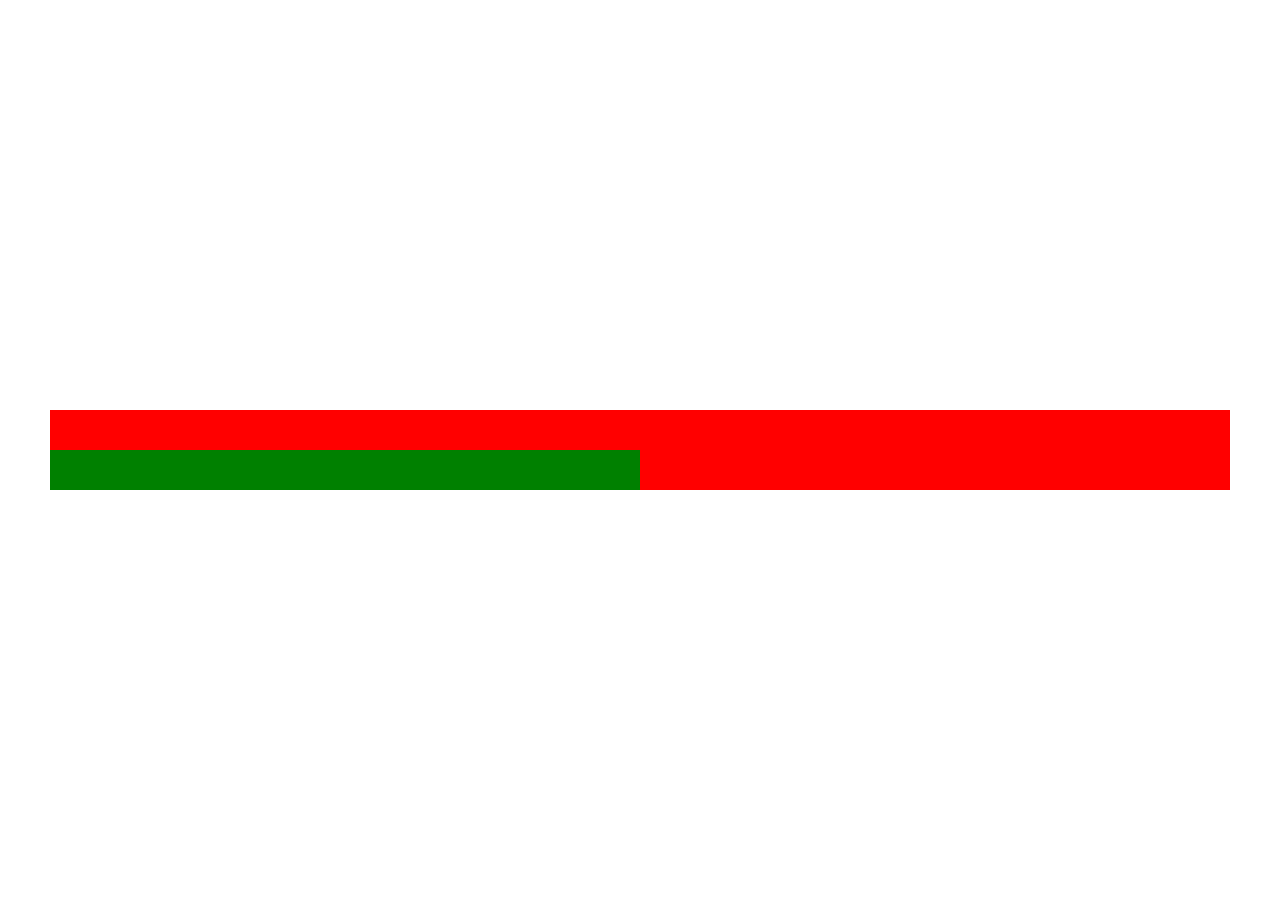
<file: experiments/index.html>
<!DOCTYPE html>
<html lang="en">
    <head>
        <meta charset="UTF-8" />
        <meta name="viewport" content="width=device-width, initial-scale=1.0" />
        <title>Document</title>

        <style>
            * {
                margin: 0;
                padding: 0;
                box-sizing: border-box;
            }

            body {
                height: 100vh;
                display: flex;
                justify-content: center;
                align-items: center;
                padding: 50px;
            }
            .box {
                display: flex;
                align-items: center;
                justify-content: center;
                flex-wrap: wrap; /* Jeżeli na szerokoście nie mieszczą się elementy o szerokości flex-basis są przenoszone do następnej lini*/
                /* np mając 4 divy o szerokości (flex-basis) 100px oraz padding od rodzica 50px a cała szerokość okna wynośi 500px to jeżeli zejdziemy o kilka pixeli w dół to ostatni element przeskoczy do nowej lini ponieważ  nie mieści się */
                /* gap: 10px 20px; gap: vertical | horizontal */
                /* width: 800px; */
                width: 100%;
                /* padding: 30px; */
                background-color: blue;
            }
            .box div {
                flex: 1 0 50%; /* flex-grow: 1; - rosnięcie | flex-shrink: 0; - malenie | flex-basis: 100px; - szerokość lub wysokość w zależności od flex-direction */
                /* width: 100px;  - nie pozwala elementom maleć min-width to 100px*/
                height: 40px;
                min-width: 150px;
                background-color: red;
            }

            .box div:nth-child(3) {
                /* flex: 1 1 80px; */
                background-color: green;
            }
        </style>
    </head>
    <body>
        <div class="box">
            <div></div>
            <div></div>
            <div></div>
            <div></div>
        </div>
    </body>
</html>
</file>
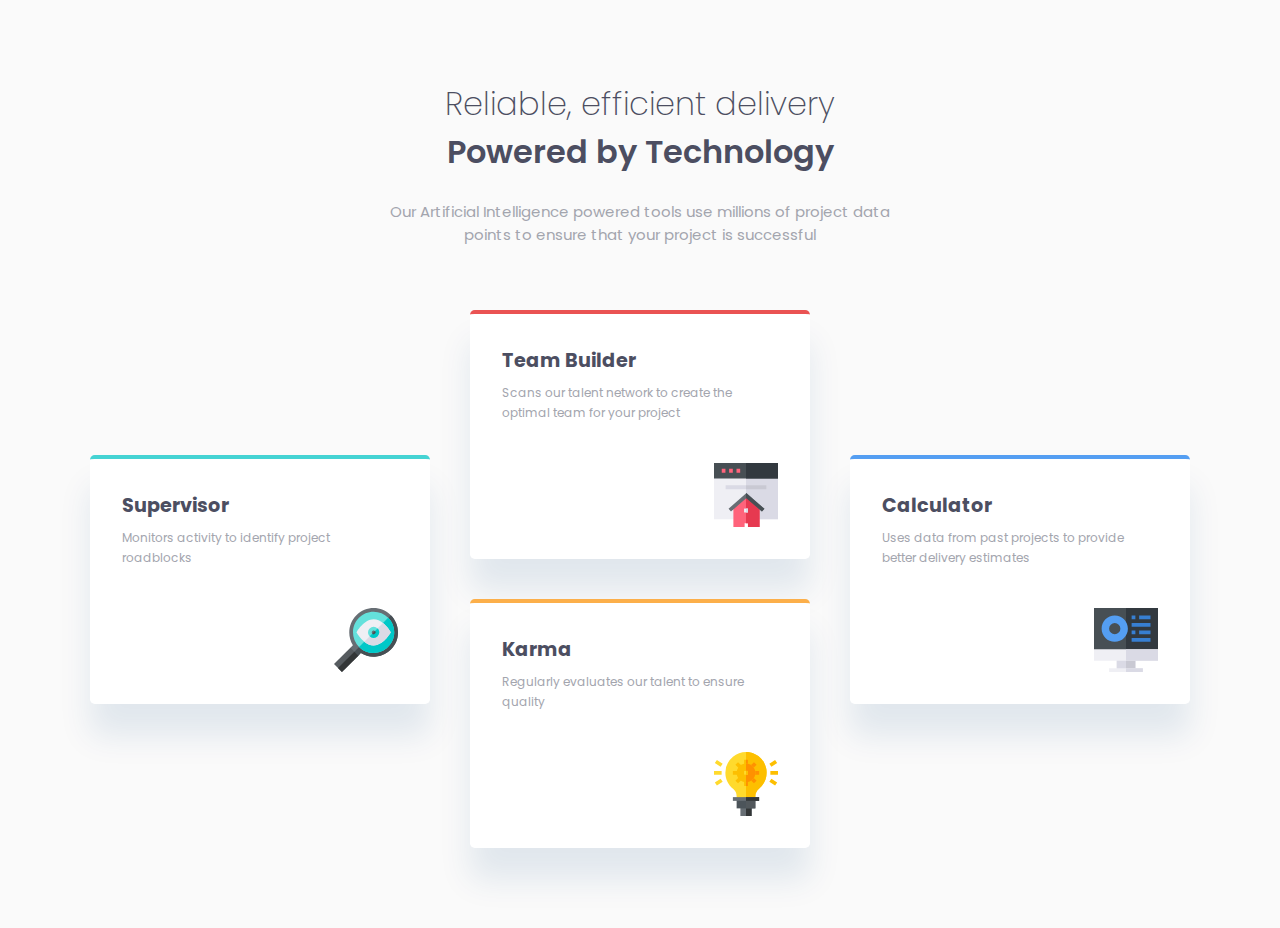
<file: four-card-feature-section-master/index.html>
<!DOCTYPE html>
<html lang="en">
    <head>
        <meta charset="UTF-8" />
        <meta name="viewport" content="width=device-width, initial-scale=1.0" />
        <!-- displays site properly based on user's device -->

        <link rel="stylesheet" href="./style.css" />
        <link rel="preconnect" href="https://fonts.googleapis.com" />
        <link rel="preconnect" href="https://fonts.gstatic.com" crossorigin />
        <link
            href="https://fonts.googleapis.com/css2?family=Poppins:ital,wght@0,100;0,200;0,300;0,400;0,500;0,600;0,700;0,800;0,900;1,100;1,200;1,300;1,400;1,500;1,600;1,700;1,800;1,900&display=swap"
            rel="stylesheet" />

        <link rel="icon" type="image/png" sizes="32x32" href="./images/favicon-32x32.png" />

        <title>Frontend Mentor | Four card feature section</title>
    </head>
    <body>
        <main>
            <header>
                <h1>
                    Reliable, efficient delivery <br />
                    <span>Powered by Technology</span>
                </h1>

                <p>Our Artificial Intelligence powered tools use millions of project data points to ensure that your project is successful</p>
            </header>

            <div class="card-wrapper">
                <div class="card supervisor">
                    <div class="content">
                        <h2>Supervisor</h2>
                        <p>Monitors activity to identify project roadblocks</p>
                    </div>
                    <img src="./images/icon-supervisor.svg" alt="supervisor img" />
                </div>
                <div class="card team-builder">
                    <div class="content">
                        <h2>Team Builder</h2>
                        <p>Scans our talent network to create the optimal team for your project</p>
                    </div>
                    <img src="./images/icon-team-builder.svg" alt="team builder img" />
                </div>
                <div class="card karma">
                    <div class="content">
                        <h2>Karma</h2>
                        <p>Regularly evaluates our talent to ensure quality</p>
                    </div>
                    <img src="./images/icon-karma.svg" alt="karma img" />
                </div>
                <div class="card calculator">
                    <div class="content">
                        <h2>Calculator</h2>
                        <p>Uses data from past projects to provide better delivery estimates</p>
                    </div>
                    <img src="./images/icon-calculator.svg" alt="calculator img" />
                </div>
            </div>
        </main>
    </body>
</html>
</file>
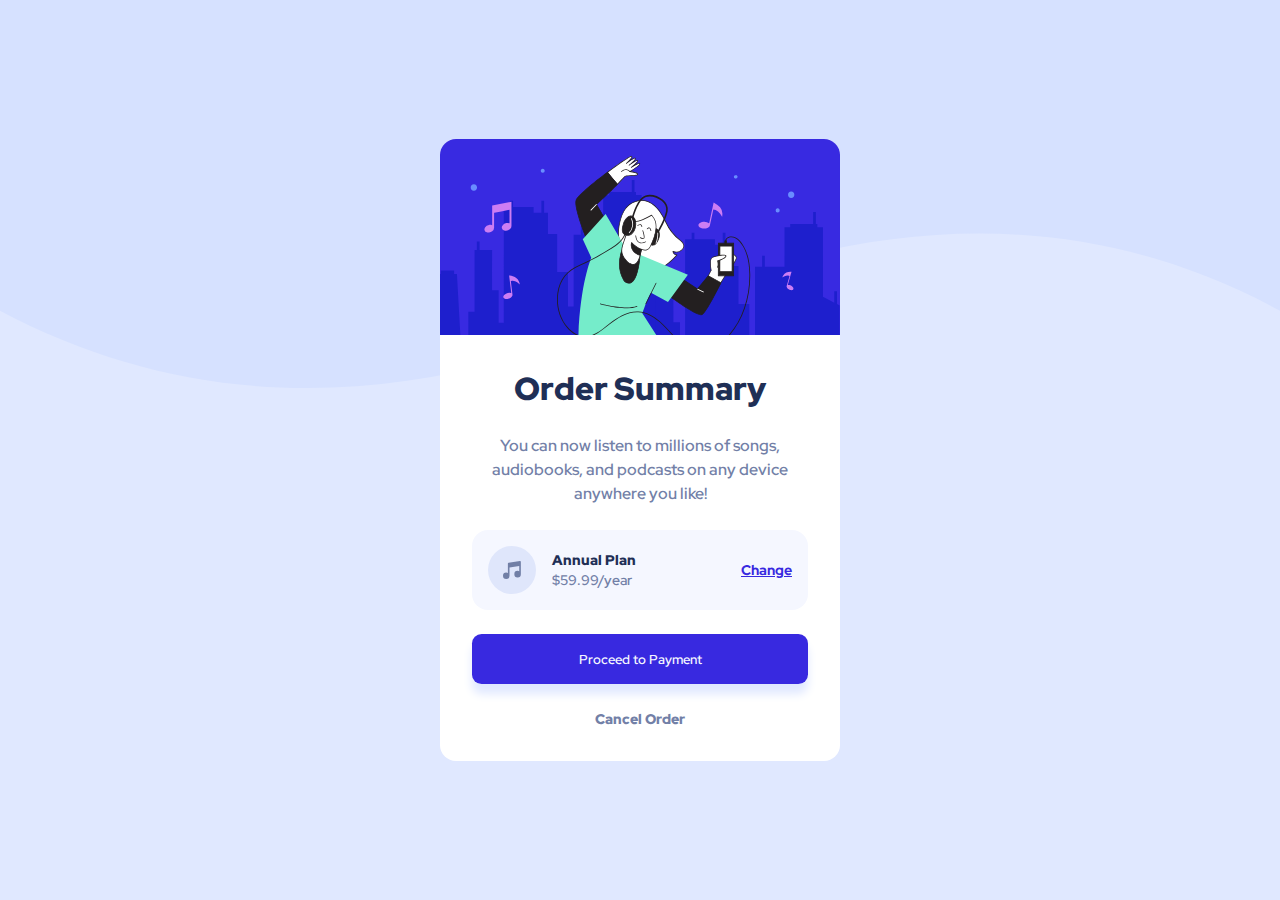
<file: order-summary-component-main/index.html>
<!DOCTYPE html>
<html lang="en">
    <head>
        <meta charset="UTF-8" />
        <meta name="viewport" content="width=device-width, initial-scale=1.0" />
        <!-- displays site properly based on user's device -->

        <link rel="icon" type="image/png" sizes="32x32" href="./images/favicon-32x32.png" />

        <link rel="stylesheet" href="./style.css" />

        <link rel="preconnect" href="https://fonts.googleapis.com" />
        <link rel="preconnect" href="https://fonts.gstatic.com" crossorigin />
        <link href="https://fonts.googleapis.com/css2?family=Inter:wght@100..900&family=Red+Hat+Display:ital,wght@0,300..900;1,300..900&display=swap" rel="stylesheet" />

        <title>Frontend Mentor | Order summary card</title>
    </head>
    <body>
        <main>
            <article class="card">
                <div class="img-container">
                    <img src="./images/illustration-hero.svg" alt="hero img" />
                </div>

                <div class="content">
                    <h1>Order Summary</h1>

                    <p class="description">You can now listen to millions of songs, audiobooks, and podcasts on any device anywhere you like!</p>

                    <div class="current-plan">
                        <div>
                            <img src="./images/icon-music.svg" alt="headphones icon" />

                            <div class="plan-details">
                                <h2 class="annual-plan">Annual Plan</h2>
                                <p class="price">$59.99/year</p>
                            </div>
                        </div>

                        <a href="#" class="change-plan-link">Change</a>
                    </div>

                    <button class="payment-btn">Proceed to Payment</button>

                    <div class="cancel-order">
                        <a href="#" class="cancel-order-link"> Cancel Order </a>
                    </div>
                </div>
            </article>
        </main>
    </body>
</html>
</file>
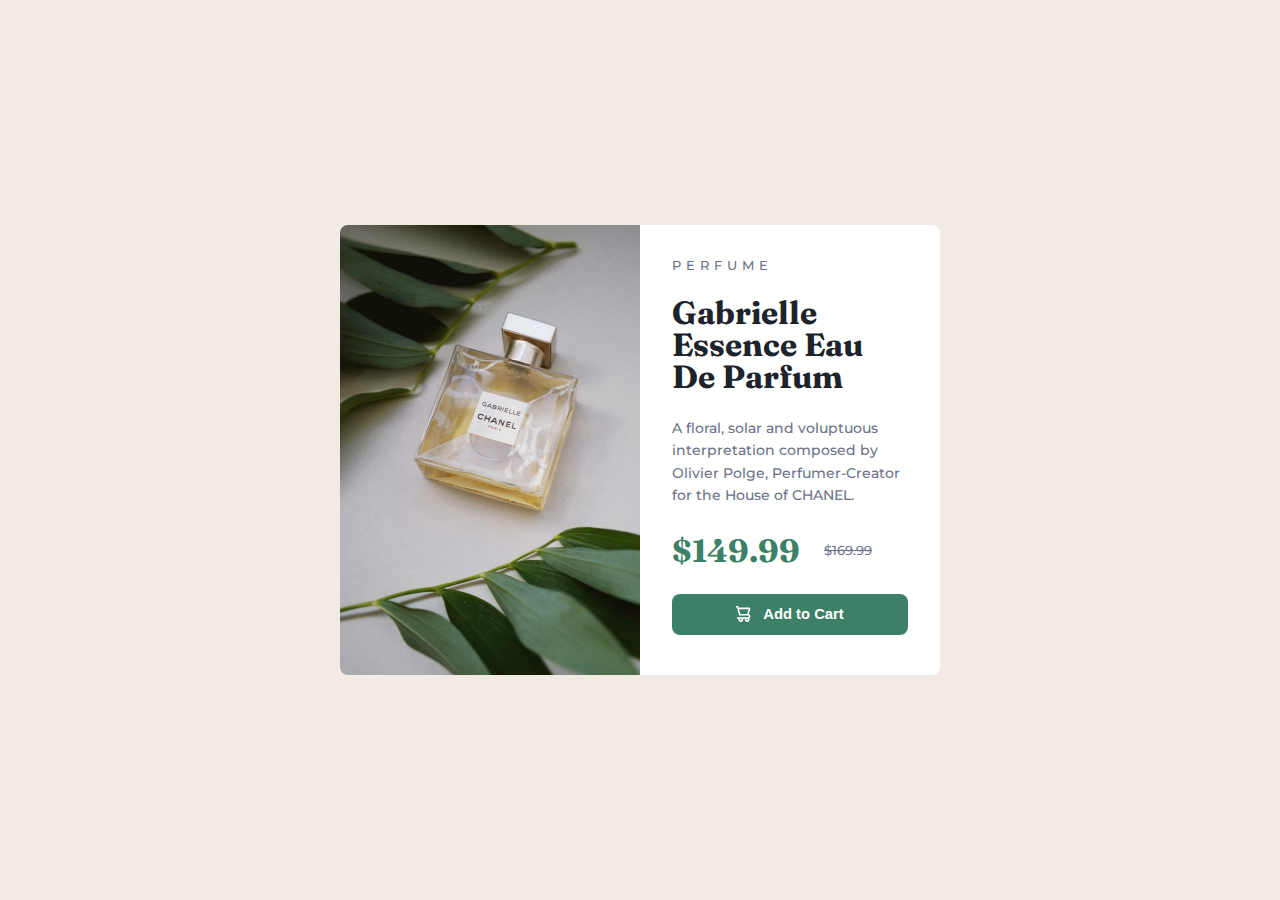
<file: product-preview-card-component-main/index.html>
<!DOCTYPE html>
<html lang="en">
    <head>
        <meta charset="UTF-8" />
        <meta name="viewport" content="width=device-width, initial-scale=1.0" />
        <!-- displays site properly based on user's device -->

        <link rel="icon" type="image/png" sizes="32x32" href="./images/favicon-32x32.png" />
        <link rel="stylesheet" href="./style.css" />

        <link rel="preconnect" href="https://fonts.googleapis.com" />
        <link rel="preconnect" href="https://fonts.gstatic.com" crossorigin />
        <link
            href="https://fonts.googleapis.com/css2?family=Fraunces:ital,opsz,wght@0,9..144,100..900;1,9..144,100..900&family=Montserrat:ital,wght@0,100..900;1,100..900&display=swap"
            rel="stylesheet" />

        <title>Frontend Mentor | Product preview card component</title>
    </head>
    <body>
        <main>
            <article class="product">
                <picture class="product-img">
                    <source srcset="./images/image-product-mobile.jpg" media="(max-width: 600px)" />
                    <img src="./images/image-product-desktop.jpg" alt="product image" />
                </picture>

                <div class="product-content">
                    <p class="product-category">Perfume</p>

                    <h1 class="product-title">Gabrielle Essence Eau De Parfum</h1>

                    <p>A floral, solar and voluptuous interpretation composed by Olivier Polge, Perfumer-Creator for the House of CHANEL.</p>

                    <div class="price-box">
                        <p class="product-price">$149.99</p>
                        <p class="product-original-price">$169.99</p>
                    </div>

                    <button class="add-btn">Add to Cart</button>
                </div>
            </article>
        </main>
    </body>
</html>
</file>
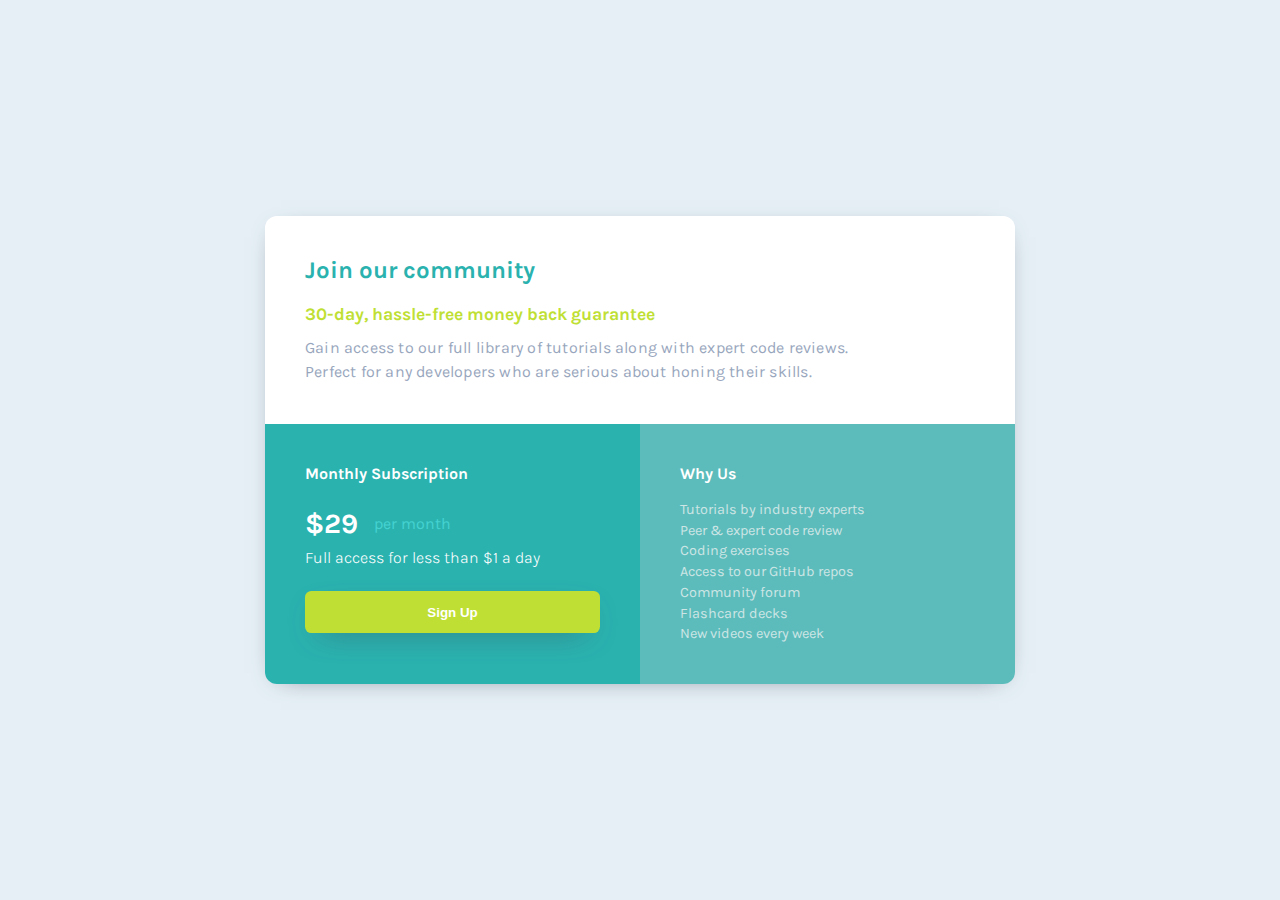
<file: single-price-grid-component-master/index.html>
<!DOCTYPE html>
<html lang="en">
    <head>
        <meta charset="UTF-8" />
        <meta name="viewport" content="width=device-width, initial-scale=1.0" />
        <!-- displays site properly based on user's device -->
        <link rel="stylesheet" href="./style.css" />
        <link rel="preconnect" href="https://fonts.googleapis.com" />
        <link rel="preconnect" href="https://fonts.gstatic.com" crossorigin />
        <link href="https://fonts.googleapis.com/css2?family=Karla:ital,wght@0,200..800;1,200..800&display=swap" rel="stylesheet" />

        <link rel="icon" type="image/png" sizes="32x32" href="./images/favicon-32x32.png" />

        <title>Frontend Mentor | Single Price Grid Component</title>
    </head>
    <body>
        <div class="wrapper">
            <div class="about">
                <h1>Join our community</h1>

                <h2>30-day, hassle-free money back guarantee</h2>

                <p>Gain access to our full library of tutorials along with expert code reviews. Perfect for any developers who are serious about honing their skills.</p>
            </div>
            <div class="subscription">
                <h2>Monthly Subscription</h2>

                <div class="price-box">
                    <p class="price">&dollar;29</p>
                    <p>per month</p>
                </div>
                <p class="description">Full access for less than &dollar;1 a day</p>

                <button>Sign Up</button>
            </div>

            <div class="why-us">
                <h2>Why Us</h2>
                <nav>
                    <ul>
                        <li>
                            <a href="#"> Tutorials by industry experts </a>
                        </li>
                        <li>
                            <a href="#"> Peer &amp; expert code review </a>
                        </li>
                        <li>
                            <a href="#"> Coding exercises </a>
                        </li>
                        <li>
                            <a href="#"> Access to our GitHub repos </a>
                        </li>
                        <li>
                            <a href="#"> Community forum </a>
                        </li>
                        <li>
                            <a href="#"> Flashcard decks </a>
                        </li>
                        <li>
                            <a href="#"> New videos every week </a>
                        </li>
                    </ul>
                </nav>
            </div>
        </div>
    </body>
</html>
</file>
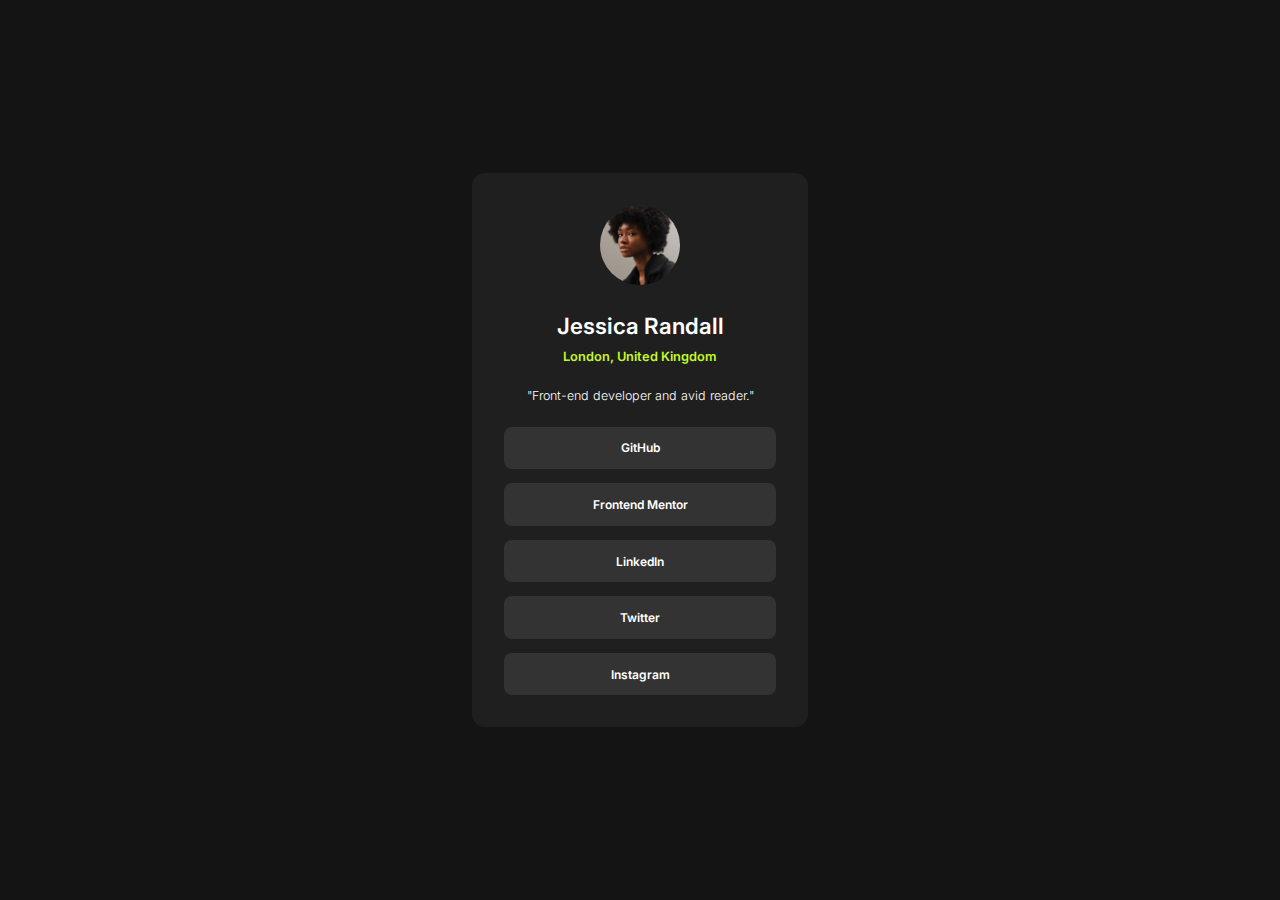
<file: social-links-profile-main/index.html>
<!DOCTYPE html>
<html lang="en">
    <head>
        <meta charset="UTF-8" />
        <meta name="viewport" content="width=device-width, initial-scale=1.0" />
        <!-- displays site properly based on user's device -->

        <link rel="icon" type="image/png" sizes="32x32" href="./assets/images/favicon-32x32.png" />

        <link rel="preconnect" href="https://fonts.googleapis.com" />
        <link rel="preconnect" href="https://fonts.gstatic.com" crossorigin />
        <link href="https://fonts.googleapis.com/css2?family=Inter:wght@100..900&display=swap" rel="stylesheet" />

        <link rel="stylesheet" href="./style.css" />

        <title>Frontend Mentor | Social links profile</title>
    </head>
    <body>
        <main>
            <article class="person-card">
                <div class="person-img">
                    <img src="./assets/images/avatar-jessica.jpeg" alt="person" />
                </div>

                <div class="person-information">
                    <h1>Jessica Randall</h1>
                    <p>London, United Kingdom</p>
                </div>

                <p class="description">"Front-end developer and avid reader."</p>

                <div class="social-links">
                    <a href="#">GitHub</a>
                    <a href="#">Frontend Mentor</a>
                    <a href="#">LinkedIn</a>
                    <a href="#">Twitter</a>
                    <a href="#">Instagram</a>
                </div>
            </article>
        </main>
    </body>
</html>
</file>
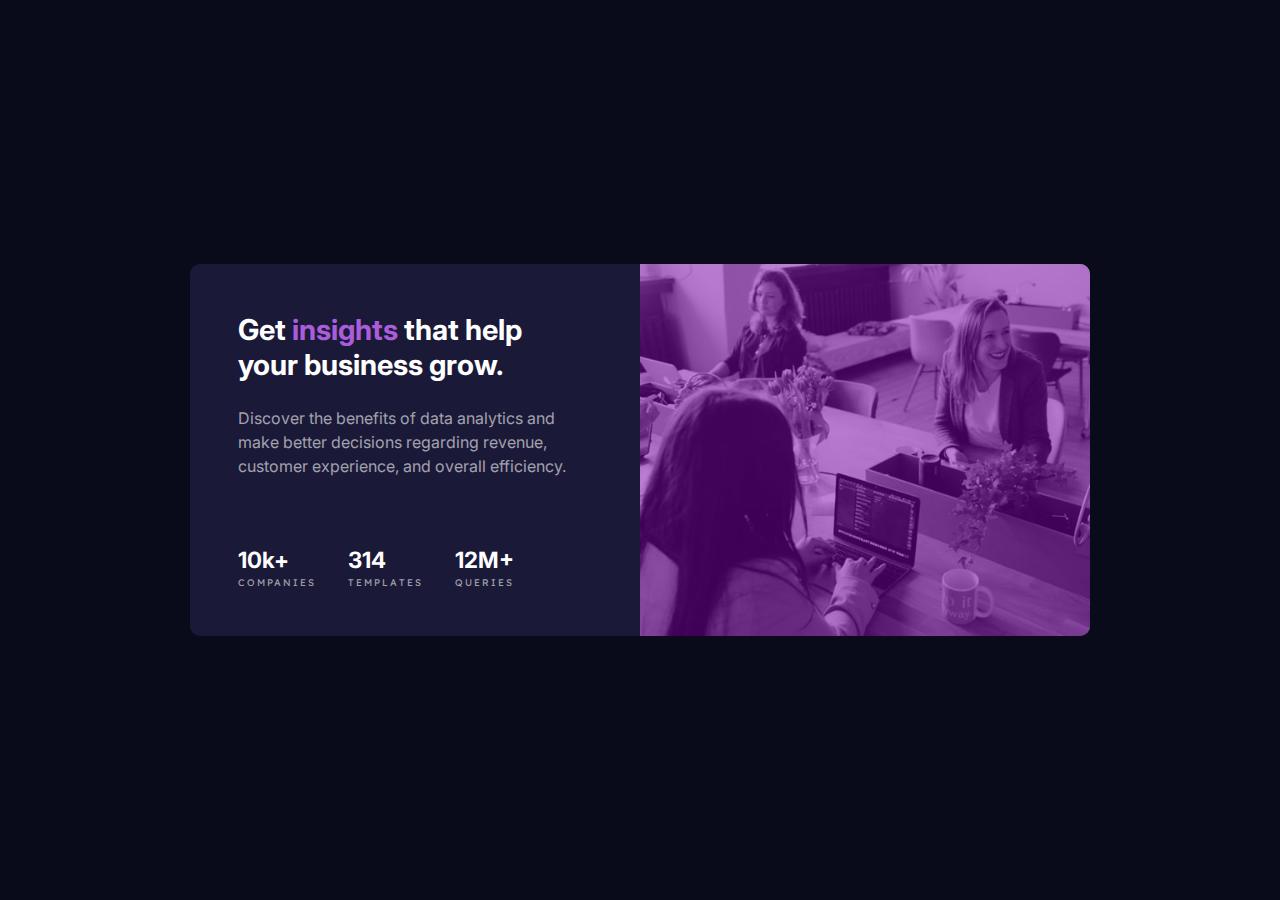
<file: stats-preview-card-component-main/index.html>
<!DOCTYPE html>
<html lang="en">
    <head>
        <meta charset="UTF-8" />
        <meta name="viewport" content="width=device-width, initial-scale=1.0" />
        <!-- displays site properly based on user's device -->

        <link rel="icon" type="image/png" sizes="32x32" href="./images/favicon-32x32.png" />
        <link rel="stylesheet" href="./style.css" />

        <link rel="preconnect" href="https://fonts.googleapis.com" />
        <link rel="preconnect" href="https://fonts.gstatic.com" crossorigin />
        <link href="https://fonts.googleapis.com/css2?family=Inter:wght@100..900&family=Lexend+Deca:wght@100..900&display=swap" rel="stylesheet" />

        <title>Frontend Mentor | Stats preview card component</title>
    </head>
    <body>
        <main>
            <article class="card">
                <section class="content-box">
                    <section class="info-box">
                        <h1>Get <span class="colored-text">insights</span> that help your business grow.</h1>

                        <p class="description">Discover the benefits of data analytics and make better decisions regarding revenue, customer experience, and overall efficiency.</p>
                    </section>
                    <section class="stats-box">
                        <div>
                            <h2>10k+</h2>
                            <p>companies</p>
                        </div>
                        <div>
                            <h2>314</h2>
                            <p>templates</p>
                        </div>
                        <div>
                            <h2>12M+</h2>
                            <p>queries</p>
                        </div>
                    </section>
                </section>

                <picture class="img-box">
                    <source srcset="./images/image-header-mobile.jpg" media="(max-width: 960px)" />
                    <img src="./images/image-header-desktop.jpg" alt="product image" />
                </picture>
            </article>
        </main>
    </body>
</html>
</file>
<file: four-card-feature-section-master/style.css>
:root {
    --font-size: 15px;
    --red: hsl(0, 78%, 62%);
    --cyan: hsl(180, 62%, 55%);
    --orange: hsl(34, 97%, 64%);
    --blue: hsl(212, 86%, 64%);
    --very-dark-blue: hsl(234, 12%, 34%);
    --grayish-blue: hsl(229, 6%, 66%);
    --very-light-gray: hsl(0, 0%, 98%);

    --ff-poppins: "Poppins", sans-serif;
}

* {
    margin: 0;
    padding: 0;
    box-sizing: border-box;
}

body {
    background-color: var(--very-light-gray);
    font-size: var(--font-size);
    font-family: var(--ff-poppins);
    padding: 5rem 2rem;
}

.card-wrapper {
    display: grid;
    grid-template-columns: repeat(3, 1fr);
    align-items: center;
    justify-items: center;
    gap: 2.5rem;
    max-width: 1100px;
}

/* MAIN */

main {
    display: grid;
    grid-template-columns: 1fr;
    align-items: center;
    justify-items: center;
    row-gap: 4rem;
}

/* HEADER */

header {
    max-width: 520px;
}

header > * {
    color: var(--very-dark-blue);
    text-align: center;
}

header > h1 {
    font-size: 2rem;
    font-weight: 200;
    margin-bottom: 1.5rem;
}

header span {
    font-weight: 600;
}

header > p {
    color: var(--grayish-blue);
}

/* CARDS */

.card {
    background-color: white;
    box-shadow: 0 2rem 2rem rgba(0, 65, 126, 0.1);
    border-radius: 0.3rem;
    padding: 2rem;
    border-top: 4px solid #000;
}

.supervisor {
    grid-column: 1/2;
    grid-row: 1/3;
    border-color: var(--cyan);
}

.team-builder,
.karma {
    grid-column: 2/3;
}

.team-builder {
    grid-row: 1/2;
    border-color: var(--red);
}

.karma {
    grid-column: 2/3;
    grid-row: 2/3;
    border-color: var(--orange);
}

.calculator {
    grid-row: 1/3;
    border-color: var(--blue);
}

.card {
    display: grid;
    grid-template-columns: 1fr;
    gap: 2.5rem;
}

.card > img {
    display: inline-block;
    justify-self: right;
}

.card h2 {
    color: var(--very-dark-blue);
    font-size: 1.2rem;
    margin-bottom: 0.5rem;
}
.card p {
    color: var(--grayish-blue);
    font-size: 0.75rem;
    line-height: 1.25rem;
}

/* MEDIAQUERIES */

@media (max-width: 840px) {
    .card-wrapper {
        grid-template-columns: 1fr;
        justify-items: stretch;
    }

    .supervisor,
    .team-builder,
    .calculator,
    .karma {
        grid-column: auto;
        grid-row: auto;
    }
}

@media (max-width: 470px) {
    header h1 {
        font-size: 1.4rem;
    }
}
</file>
<file: order-summary-component-main/style.css>
:root {
    --pale-blue: hsl(225, 100%, 94%);
    --bright-blue: hsl(245, 75%, 52%);
    --very-pale-blue: hsl(225, 100%, 98%);
    --desaturated-blue: hsl(224, 23%, 55%);
    --dark-blue: hsl(223, 47%, 23%);
    --font-family: "Red Hat Display", sans-serif;
}

* {
    margin: 0;
    padding: 0;
    box-sizing: border-box;
}

body {
    display: flex;
    justify-content: center;
    align-items: center;

    margin: 1rem;
    height: calc(100vh - 2rem);
    background-color: var(--pale-blue);
    background-image: url(./images/pattern-background-desktop.svg);
    background-repeat: no-repeat;
    background-size: contain;

    font-family: var(--font-family);
    color: var(--desaturated-blue);
}

.card {
    display: flex;
    flex-direction: column;
    max-width: 400px;
    border-radius: 1rem;
    overflow: hidden;
    background-color: white;
}

.img-container img {
    width: 100%;
    display: block;
}

h1,
.description,
.cancel-order {
    text-align: center;
}

h1,
h2 {
    color: var(--dark-blue);
    font-weight: 900;
}

.description {
    line-height: 1.5;
}

.description,
.price {
    font-weight: 600;
}

.price {
    margin-top: 2px;
}
.content {
    display: flex;
    flex-direction: column;
    gap: 1.5rem;
    padding: 2rem;
}

.current-plan {
    display: flex;
    justify-content: space-between;
    align-items: center;
    padding: 1rem 1rem;
    border-radius: 1rem;

    background-color: var(--very-pale-blue);
}

.current-plan > div {
    display: flex;
    align-items: center;
    justify-content: center;
    gap: 1rem;
}

.plan-details > * {
    font-size: 0.85rem;
}

.payment-btn {
    background-color: var(--bright-blue);
    color: var(--very-pale-blue);
    padding: 1rem 0.75rem;
    font-family: var(--font-family);
    width: 100%;
    border: none;
    border-radius: 0.6rem;
    font-weight: 600;
    cursor: pointer;
    box-shadow: 0px 10px 10px var(--pale-blue);
}

.payment-btn:hover {
    background-color: var(--desaturated-blue);
}

.cancel-order-link:link,
.cancel-order-link:visited {
    font-size: 0.85rem;
    font-weight: 900;
    text-decoration: none;
    color: var(--desaturated-blue);
}

.change-plan-link:link,
.change-plan-link:visited {
    color: var(--bright-blue);
    font-size: 0.85rem;
    font-weight: 800;
}

@media (max-width: 600px) {
    body {
        background-image: url(./images/pattern-background-mobile.svg);
    }
}
</file>
<file: product-preview-card-component-main/style.css>
:root {
    --dark-cyan: hsl(158, 36%, 37%);
    --cream: hsl(30, 38%, 92%);
    --dark-blue: hsl(212, 21%, 14%);
    --grayish-blue: hsl(228, 12%, 48%);
    --white: hsl(0, 0%, 100%);

    --ff-accent: "Fraunces", serif;
    --ff-base: "Montserrat", sans-serif;

    --fw-regular: 500;
    --fw-bold: 700;
}

* {
    margin: 0;
    padding: 0;
    box-sizing: border-box;
}

body {
    font-family: var(--ff-base);
    font-weight: var(--fw-regular);
    font-size: 14px;
    color: var(--grayish-blue);
    background-color: var(--cream);

    display: flex;
    justify-content: center;
    align-items: center;
    min-height: calc(100vh - 2rem);
    margin: 1rem;
}

.product {
    max-width: 600px;
    display: flex;
    border-radius: 0.5rem;
    overflow: hidden;
}

.product > * {
    flex: 1 1 50%;
}

.product-img img {
    display: block;
    width: 100%;
    height: 100%;
}

.product-content {
    background-color: #fff;
    display: flex;
    flex-direction: column;
    padding: 2rem;
    gap: 1.5rem;
}

.product-content > p:not(.product-category) {
    line-height: 1.6;
}

.product-category {
    font-size: 0.8125rem;
    letter-spacing: 5px;
    text-transform: uppercase;
}

.product-title {
    font-family: var(--ff-accent);
    font-size: 2rem;
    color: var(--dark-blue);
    line-height: 1;
}

.price-box {
    display: flex;
    justify-content: flex-start;
    align-items: center;
    gap: 1.5rem;
}

.product-price {
    font-size: 2rem;
    color: var(--dark-cyan);
    font-weight: var(--fw-bold);
    font-family: var(--ff-accent);
}

.product-original-price {
    font-size: 0.8rem;
    text-decoration: line-through;
}

.add-btn {
    cursor: pointer;
    border: none;
    background-color: var(--dark-cyan);
    color: var(--white);

    display: flex;
    align-items: center;
    justify-content: center;
    gap: 0.75rem;
    font-weight: var(--fw-bold);
    font-size: 0.925rem;
    padding: 0.85em 1.5em;
    border-radius: 0.5rem;
}

.add-btn::before {
    content: "";
    display: inline-block;
    background-image: url("images/icon-cart.svg");
    width: 15px;
    height: 16px;
}

.add-btn:is(:active, :hover) {
    background-color: hsl(158, 36%, 20%);
}

/* Mobile view */

@media (max-width: 600px) {
    .product {
        flex-direction: column;
    }
}
</file>
<file: single-price-grid-component-master/style.css>
:root {
    --cyan: #2ab2af;
    --light-cyan: #5cbcbb;
    --bright-yellow: hsl(71, 73%, 54%);
    --light-grey: hsl(204, 43%, 93%);
    --grayishblue: hsl(218, 22%, 67%);

    --font-size: 16px;
    --ff-karla: "Karla", sans-serif;
    --fw-light: 400;
    --fw-bold: 700;
}

* {
    margin: 0;
    padding: 0;
    box-sizing: border-box;
}

body {
    display: grid;
    justify-items: center;
    align-items: center;
    padding: 5rem;
    height: 100vh;
    background-color: var(--light-grey);
    font-family: var(--ff-karla);
}

.wrapper {
    display: grid;
    grid-template-columns: repeat(2, 1fr);
    max-width: 750px;
    border-radius: 0.75rem;
    overflow: hidden;
    box-shadow: 0px 5px 25px -16px rgba(66, 68, 90, 1);
}

.wrapper > * {
    padding: 2.5rem 2.5rem;
}

.about {
    background-color: #fff;
    grid-column: 1 / -1;
    color: var(--grayishblue);
}

.about h1 {
    font-size: 1.5rem;
    color: var(--cyan);
    margin-bottom: 1.25rem;
    font-weight: var(--fw-bold);
}

.about h2 {
    color: var(--bright-yellow);
    font-size: 1.1rem;
    margin-bottom: 0.75rem;
    font-weight: var(--fw-bold);
}

.about p {
    font-weight: var(--fw-light);
    line-height: 1.5;
    letter-spacing: 0.2px;
    margin-right: 80px;
}

.subscription {
    background-color: var(--cyan);
}

.why-us {
    background-color: var(--light-cyan);
}

.subscription *,
.why-us * {
    color: #fff;
}

.subscription > *:not(:last-child) {
    margin-bottom: 1.5rem;
}

.subscription .price-box {
    margin-bottom: 0.5rem;
    display: flex;
    align-items: center;
    justify-content: left;
    gap: 1rem;
}

.subscription > h2 {
    font-size: 1rem;
}

.price {
    font-weight: var(--fw-bold);
    font-size: 1.75rem;
}

.price-box p:last-child {
    color: hsl(179, 62%, 55%);
    font-weight: var(--fw-light);
}

.description {
    font-weight: 300;
}

.subscription button {
    width: 100%;
    padding: 0.85rem;
    font-weight: var(--fw-bold);
    background-color: var(--bright-yellow);
    border: none;
    border-radius: 0.4rem;
    box-shadow: 0px 10px 31px -16px rgba(66, 68, 90, 1);
    cursor: pointer;
}

.why-us h2 {
    font-size: 1rem;
    margin-bottom: 1rem;
}

.why-us nav li {
    list-style: none;
}

.why-us a:link {
    text-decoration: none;
    font-size: 0.9rem;
    font-weight: var(--fw-light);
    color: hsl(179, 32%, 85%);
    line-height: 1.3;
}

.why-us a:link:hover {
    color: var(--bright-yellow);
}

@media (max-width: 785px) {
    body {
        min-height: calc(100vh - 2rem);
        padding: 2rem;
    }

    .wrapper {
        grid-template-columns: 1fr;
        max-width: 400px;
    }

    .wrapper > * {
        padding: 2rem 1.2rem;
    }

    .about p {
        margin-right: 0;
        font-size: 0.8rem;
    }

    .about h2 {
        font-size: 0.9rem;
    }
}
</file>
<file: social-links-profile-main/style.css>
:root {
    --primary-green: hsl(75, 94%, 57%);
    --white: hsl(0, 0%, 100%);
    --grey: hsl(0, 0%, 20%);
    --dark-grey: hsl(0, 0%, 12%);
    --off-black: hsl(0, 0%, 8%);
}

* {
    margin: 0;
    padding: 0;
    box-sizing: border-box;
}

body {
    display: flex;
    justify-content: center;
    align-items: center;

    margin: 1rem;
    height: calc(100vh - 2rem);
    background-color: var(--off-black);

    font-size: 14px;
    font-family: Inter;
    color: var(--white);
}

main {
    flex: 0 1 21rem;
}

.person-card {
    display: flex;
    flex-direction: column;
    gap: 1.5rem;
    background-color: var(--dark-grey);
    padding: 2rem;
    border-radius: 0.8rem;
}

.person-img {
    text-align: center;
}

.person-img > img {
    width: 80px;
    border-radius: 50%;
}

p,
h1 {
    text-align: center;
}

.person-information > p {
    color: var(--primary-green);
    font-size: 0.8rem;
    margin-top: 10px;
    font-weight: 600;
}

.person-information > h1 {
    font-size: 1.4rem;
    font-weight: 600;
}

.description {
    font-weight: 300;
    font-size: 0.78rem;
}

.social-links {
    display: flex;
    flex-direction: column;
    gap: 0.9rem;
}

a:link {
    display: block;
    flex: 1;
    font-weight: 600;
    font-size: 0.75rem;
    background-color: var(--grey);
    border-radius: 8px;
    padding: 0.85rem 0.5rem;
    text-align: center;
    text-decoration: none;
    color: var(--white);
    cursor: pointer;
}

a:visited {
    color: var(--white);
}

a:hover,
a:active {
    background-color: var(--primary-green);
    color: var(--dark-grey);
}
</file>
<file: stats-preview-card-component-main/style.css>
:root {
    --dark-blue: hsl(233, 47%, 7%);
    --desaturated-blue: hsl(244, 38%, 16%);
    --sorf-violet: hsl(277, 64%, 61%);
    --white: hsl(0, 0%, 100%);
    --transparent-white-mp: hsla(0, 0%, 100%, 0.75);
    --transparent-white-sh: hsla(0, 0%, 100%, 0.6);
    --font-size: 15px;
}

* {
    margin: 0;
    padding: 0;
    box-sizing: border-box;
}

body {
    display: flex;
    justify-content: center;
    align-items: center;
    margin: 2rem;
    min-height: calc(100vh - 4rem);
    /* height: 100vh; */
    font-size: var(--font-size);
    background-color: var(--dark-blue);
    color: var(--white);
    font-family: "Inter", sans-serif;
}

.card {
    display: flex;
    max-width: 900px;
    background-color: var(--desaturated-blue);
    border-radius: 10px;
    overflow: hidden;
}

.card > * {
    flex: 1 1 50%;
}

.img-box {
    position: relative;
}

.img-box::before {
    content: "";
    position: absolute;
    top: 0;
    left: 0;
    width: 100%;
    height: 100%;
    background-color: var(--sorf-violet);
    opacity: 0.5;
    filter: brightness(0.7) contrast(2) hue-rotate(5deg);
}

.img-box img {
    display: block;
    width: 100%;
    height: 100%;
}

.content-box {
    display: flex;
    flex-direction: column;
    justify-content: space-between;
    padding: 3rem 4rem 3rem 3rem;
}

.content-box h1 {
    font-size: 1.8rem;
    margin-bottom: 1.5rem;
}

.colored-text {
    color: var(--sorf-violet);
}

.description {
    color: var(--transparent-white-sh);
    font-size: 1rem;
    line-height: 1.5;
}

.stats-box {
    margin-top: 2rem;
    display: flex;
    gap: 2rem;
}

.stats-box h2 {
    margin-bottom: 0.2rem;
}

.stats-box p {
    color: var(--transparent-white-sh);
    font-size: 0.6rem;
    text-transform: uppercase;
    font-family: "Lexend Deca", sans-serif;
    font-weight: 400;
    letter-spacing: 2px;
}

@media (max-width: 960px) {
    .card {
        flex-direction: column-reverse;
        max-width: 600px;
    }

    .img-box {
        flex-basis: 200px;
    }

    .content-box {
        padding: 2rem 1rem;
    }

    .stats-box {
        margin-top: 2rem;
        flex-direction: column;
        align-items: center;
    }

    h2,
    h1,
    .description {
        text-align: center;
    }
}
</file>
